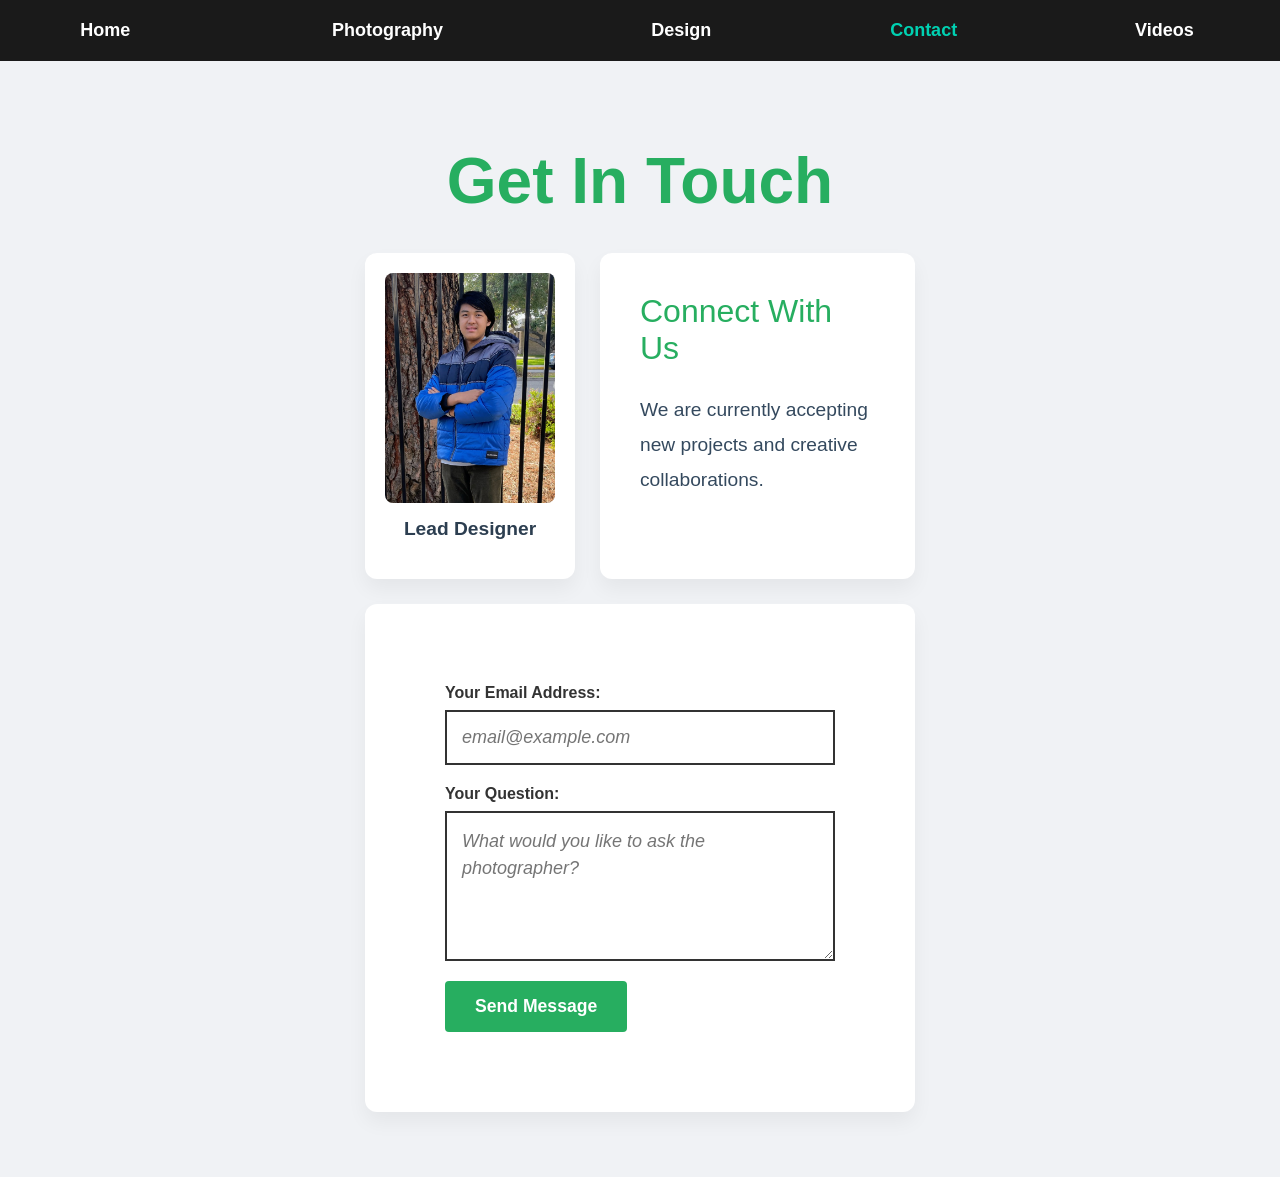
<file: contact.html>
<!DOCTYPE html>
<html lang="en">
<head>
    <link rel="stylesheet" href="style.css">
    <title>Contact</title>
    <link rel="prefetch" href="myself_portrait.jpeg">
    <style>
        .content-table td.no-scale:hover {
            transform: none !important;
        }

        .stable-form-container {
            padding: 40px;
            text-align: left;
        }

        .stable-field {
            width: 100% !important;
            box-sizing: border-box !important;
            display: block !important;
            padding: 15px !important;
            font-size: 18px !important;
            color: #000 !important;
            background: #fff !important;
            border: 2px solid #333 !important;
            font-family: inherit;
            margin-bottom: 20px;
        }

        textarea.stable-field {
            height: 150px !important;
            line-height: 1.5 !important;
            resize: vertical;
        }

        .stable-field::placeholder {
            color: #757575 !important;
            opacity: 1 !important;
            font-style: italic;
        }

        .stable-field:focus {
            outline: none !important;
            border-color: #27ae60 !important;
        }

        .send-btn {
            background: #27ae60; 
            color: white; 
            padding: 15px 30px; 
            border: none; 
            border-radius: 4px; 
            font-weight: bold; 
            cursor: pointer;
            font-size: 1.1rem;
            transition: background 0.2s;
        }

        .send-btn:hover {
            background: #219150;
        }
    </style>
</head>
<body>
    <table class="menu-table">
        <tr>
            <td><a href="index.html">Home</a></td>
            <td><a href="photo.html">Photography</a></td>
            <td><a href="design.html">Design</a></td>
            <td><a href="contact.html" style="color: #00d1b2;">Contact</a></td>
            <td><a href="video.html">Videos</a></td>
        </tr>
    </table>

    <div class="container">
        <h1 style="color: #27ae60; font-size: 4rem;">Get In Touch</h1>
        
        <table class="content-table" style="width: 50%; margin: 0 auto;">
            <tr>
                <td style="width: 40%; vertical-align: top;">
                    <div class="img-wrapper">
                        <img src="myself_portrait.jpeg" alt="Portrait" style="width: 100%;">
                    </div>
                    <p style="font-weight: bold; font-size: 1.2rem; color: #2c3e50; margin-top: 15px;">Lead Designer</p>
                </td>
                <td style="text-align: left; vertical-align: top; padding: 40px;">
                    <h2 style="color: #27ae60; font-size: 2rem; margin-top: 0;">Connect With Us</h2>
                    <p style="font-size: 1.2rem; line-height: 1.8; color: #34495e;">
                        We are currently accepting new projects and creative collaborations. 
                    </p>
                </td>
            </tr>
            <tr>
                <td colspan="2" class="no-scale" style="padding: 40px;">
                    <div class="stable-form-container">
                        <form action="#" onsubmit="alert('Thank you! Your inquiry has been sent.'); return false;">
                            
                            <label style="font-weight: bold; display: block; margin-bottom: 8px; color: #333;">Your Email Address:</label>
                            <input type="email" class="stable-field" placeholder="email@example.com" required>

                            <label style="font-weight: bold; display: block; margin-bottom: 8px; color: #333;">Your Question:</label>
                            <textarea class="stable-field" placeholder="What would you like to ask the photographer?" required></textarea>
                            
                            <button type="submit" class="send-btn">Send Message</button>
                        </form>
                    </div>
                </td>
            </tr>
        </table>
    </div>
</body>
</html>
</file>
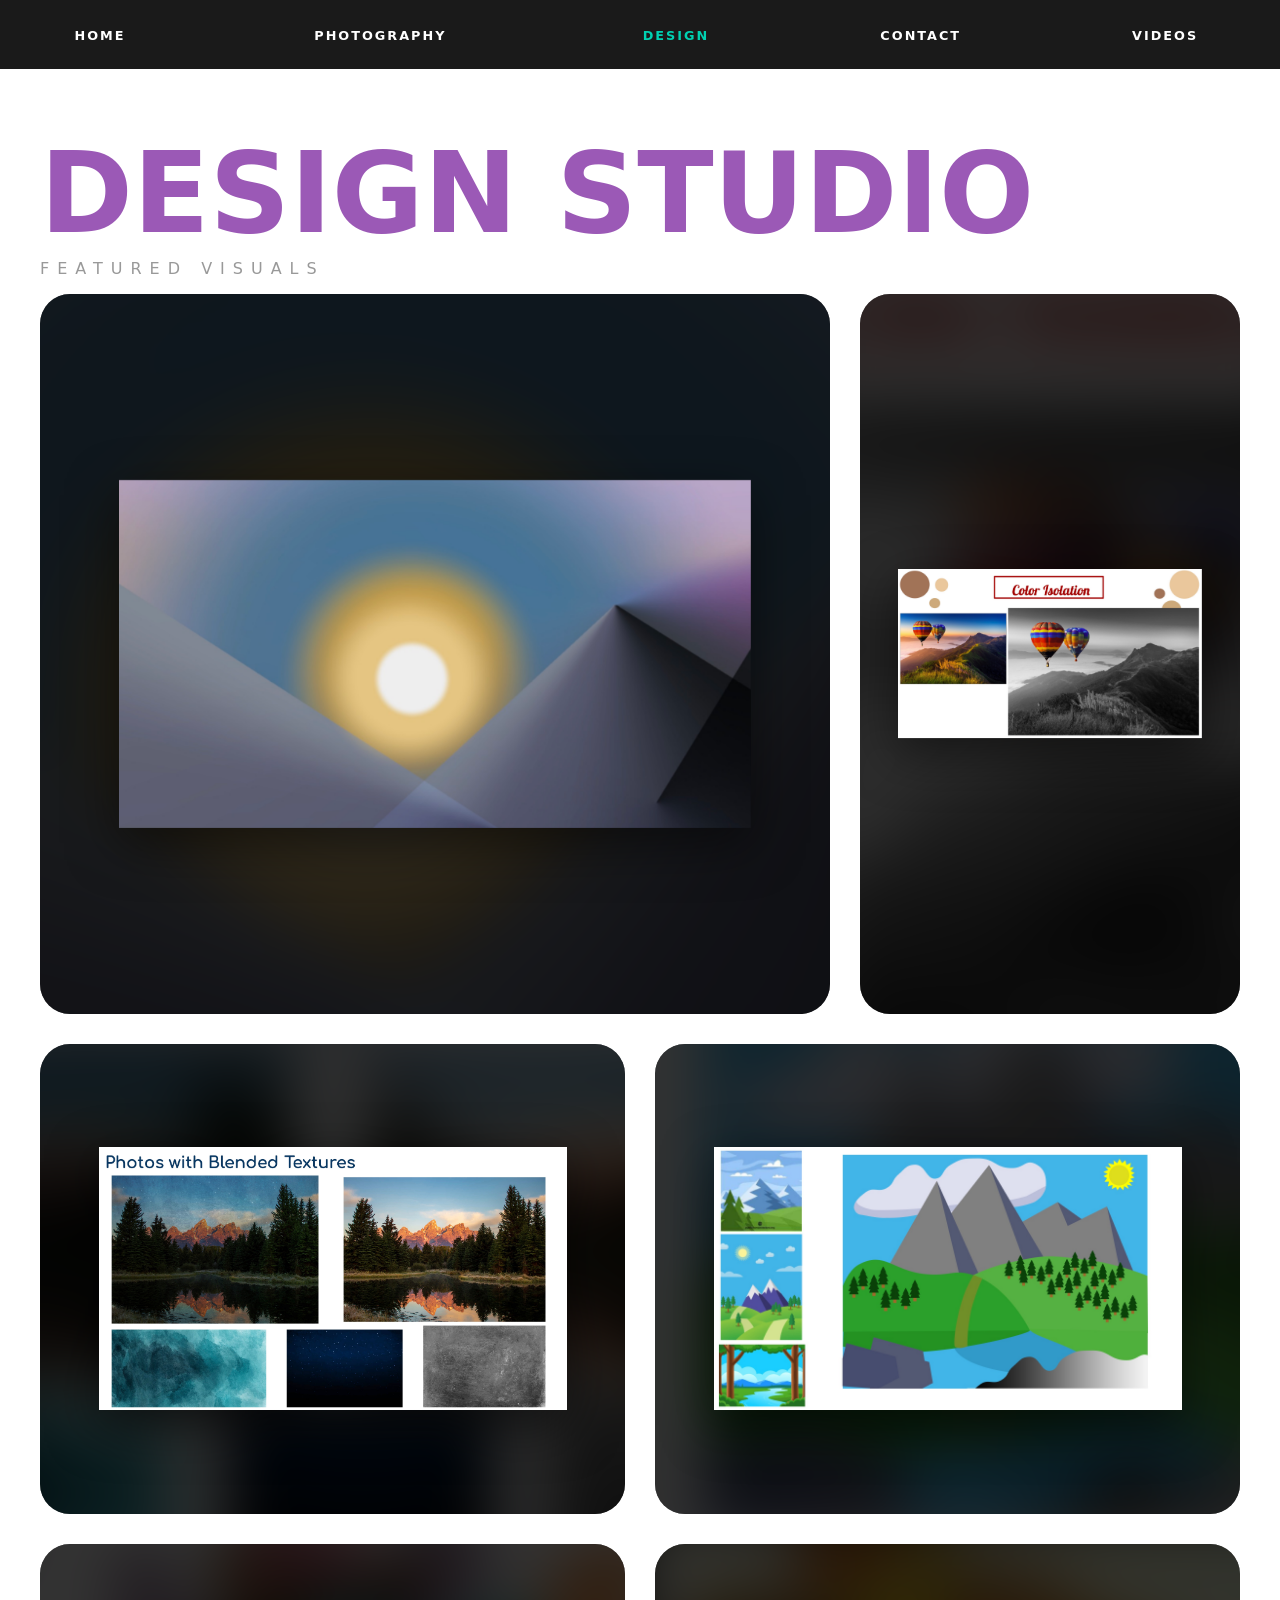
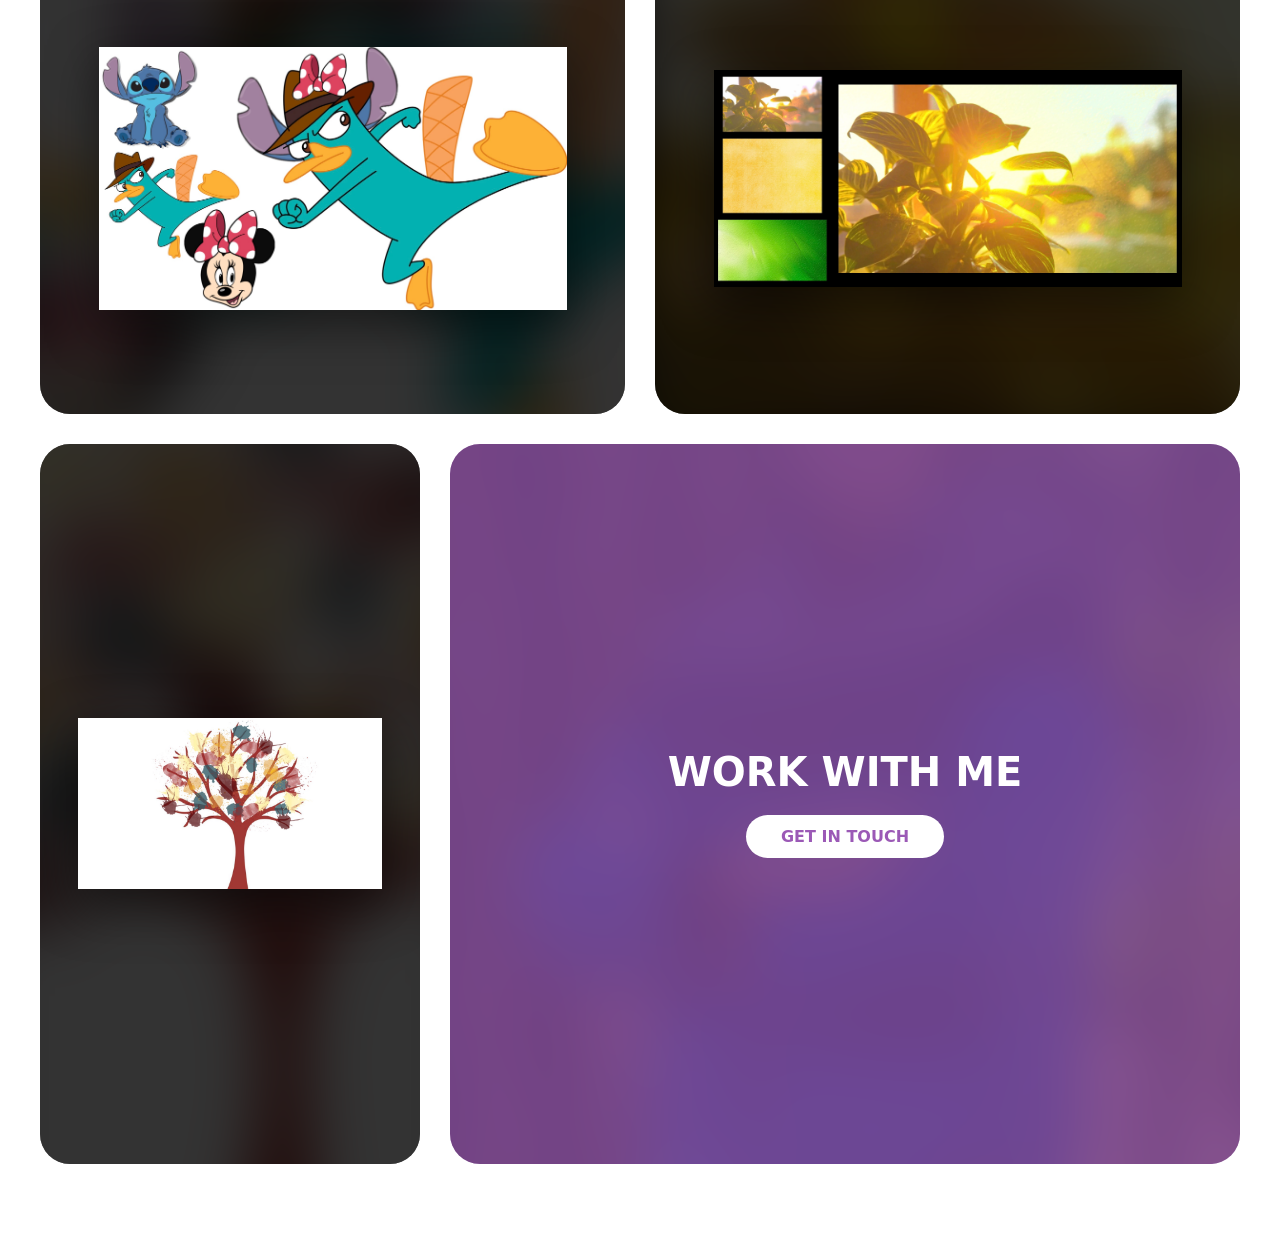
<file: design.html>
<!DOCTYPE html>
<html lang="en">
<head>
    <meta charset="UTF-8">
    <meta name="viewport" content="width=device-width, initial-scale=1.0">
    <title>Design Archive | Visual Journey</title>
    <style>
        :root {
            --accent: #9b59b6;
            --teal: #00d1b2;
            --bg: #ffffff;
            --ease: cubic-bezier(0.2, 1, 0.2, 1); /* Snappier easing */
        }

        body {
            background-color: var(--bg);
            font-family: 'Inter', system-ui, -apple-system, sans-serif;
            margin: 0;
            color: #1a1a1a;
            overflow-x: hidden;
        }

        /* RESTORED OG MENU BAR */
        .menu-table {
            width: 100%;
            background: #1a1a1a;
            position: sticky;
            top: 0;
            z-index: 1000;
            border-collapse: collapse;
        }
        .menu-table td { padding: 25px; text-align: center; }
        .menu-table a {
            text-decoration: none;
            color: #ffffff;
            font-weight: 700;
            text-transform: uppercase;
            letter-spacing: 2px;
            font-size: 0.8rem;
        }
        .menu-table a:hover { color: var(--teal); }

        .container {
            max-width: 1600px;
            margin: 0 auto;
            padding: 80px 40px;
        }

        header h1 {
            font-size: clamp(3rem, 10vw, 7rem);
            font-weight: 900;
            line-height: 0.8;
            margin: 0;
            color: var(--accent);
            text-transform: uppercase;
        }

        .bento-grid {
            display: grid;
            grid-template-columns: repeat(6, 1fr);
            grid-auto-rows: 220px;
            gap: 30px;
        }

        .card {
            position: relative;
            background: #000;
            border-radius: 30px;
            overflow: hidden;
            display: flex;
            justify-content: center;
            align-items: center;
            cursor: pointer;
            /* GPU Optimization */
            transform: translateZ(0); 
            transition: transform 0.4s var(--ease);
        }

        .card:hover { transform: translateY(-8px) scale(1.01); z-index: 10; }

        /* OPTIMIZED BLUR: Using opacity only for transitions */
        .blur-bg {
            position: absolute;
            top: -15%; left: -15%;
            width: 130%; height: 130%;
            object-fit: cover;
            filter: blur(30px) brightness(0.4);
            z-index: 1;
            opacity: 0.5;
            transition: opacity 0.3s linear;
            pointer-events: none;
            will-change: opacity;
        }
        .card:hover .blur-bg { opacity: 1; }

        .main-img {
            position: relative;
            z-index: 2;
            max-width: 80%;
            max-height: 75%;
            object-fit: contain;
            /* GPU Optimization */
            transform: translateZ(0);
            transition: transform 0.4s var(--ease);
            filter: drop-shadow(0 15px 25px rgba(0,0,0,0.5));
        }
        .card:hover .main-img { transform: scale(1.04); }

        .card-info {
            position: absolute;
            bottom: 30px;
            left: 30px;
            z-index: 10;
            opacity: 0;
            transform: translateY(10px);
            transition: all 0.3s var(--ease);
        }
        .card:hover .card-info { opacity: 1; transform: translateY(0); }

        .label-pill {
            background: rgba(0, 0, 0, 0.8);
            backdrop-filter: blur(10px);
            -webkit-backdrop-filter: blur(10px);
            padding: 10px 22px;
            border-radius: 100px;
            border: 1px solid rgba(255, 255, 255, 0.1);
            color: white;
        }
        .label-pill h3 { margin: 0; font-size: 0.9rem; text-transform: uppercase; letter-spacing: 1.5px; }

        /* Grid Spans */
        .huge { grid-column: span 4; grid-row: span 3; }
        .tall { grid-column: span 2; grid-row: span 3; }
        .wide { grid-column: span 3; grid-row: span 2; }
        .standard { grid-column: span 3; grid-row: span 2; }
        .footer-cta { grid-column: span 4; grid-row: span 3; background: var(--accent); }

        .cta-content { position: relative; z-index: 5; text-align: center; color: white; padding: 40px; }
        .cta-btn {
            margin-top: 20px;
            display: inline-block;
            padding: 12px 35px;
            background: white;
            color: var(--accent);
            text-decoration: none;
            border-radius: 50px;
            font-weight: 800;
            text-transform: uppercase;
        }

        @media (max-width: 1100px) {
            .bento-grid { grid-template-columns: repeat(2, 1fr); }
            .huge, .tall, .wide, .standard, .footer-cta { grid-column: span 2; }
        }
    </style>
</head>
<body>

<table class="menu-table">
    <tr>
        <td><a href="index.html">Home</a></td>
        <td><a href="photo.html">Photography</a></td>
        <td><a href="design.html" style="color: var(--teal);">Design</a></td>
        <td><a href="contact.html">Contact</a></td>
        <td><a href="video.html">Videos</a></td>
    </tr>
</table>

<div class="container">
    <header>
        <h1>DESIGN STUDIO</h1>
        <p style="letter-spacing: 8px; color: #999; text-transform: uppercase; margin-top: 20px;">Featured Visuals</p>
    </header>

    <div class="bento-grid">
        <div class="card huge">
            <img src="rising_star_design.jpeg" class="blur-bg">
            <img src="rising_star_design.jpeg" class="main-img">
            <div class="card-info"><div class="label-pill"><h3>Rising Star</h3></div></div>
        </div>
        <div class="card tall">
            <img src="lone_balloon_design.jpeg" class="blur-bg">
            <img src="lone_balloon_design.jpeg" class="main-img">
            <div class="card-info"><div class="label-pill"><h3>Lone Balloon</h3></div></div>
        </div>
        <div class="card wide">
            <img src="night_forest_design.jpeg" class="blur-bg">
            <img src="night_forest_design.jpeg" class="main-img">
            <div class="card-info"><div class="label-pill"><h3>Night Forest</h3></div></div>
        </div>
        <div class="card wide">
            <img src="pen_tool_landscape_design.jpeg" class="blur-bg">
            <img src="pen_tool_landscape_design.jpeg" class="main-img">
            <div class="card-info"><div class="label-pill"><h3>The Landscape</h3></div></div>
        </div>
        <div class="card standard">
            <img src="cherish_a_curious_creation_design.jpeg" class="blur-bg">
            <img src="cherish_a_curious_creation_design.jpeg" class="main-img">
            <div class="card-info"><div class="label-pill"><h3>Curious Creation</h3></div></div>
        </div>
        <div class="card standard">
            <img src="golden_flourish_design.jpeg" class="blur-bg">
            <img src="golden_flourish_design.jpeg" class="main-img">
            <div class="card-info"><div class="label-pill"><h3>Golden Flourish</h3></div></div>
        </div>
        <div class="card tall">
            <img src="paint_tree_design.jpeg" class="blur-bg">
            <img src="paint_tree_design.jpeg" class="main-img">
            <div class="card-info"><div class="label-pill"><h3>Paint Tree</h3></div></div>
        </div>
        <div class="card footer-cta">
            <img src="myself_portrait.jpeg" class="blur-bg" style="opacity: 0.3;">
            <div class="cta-content">
                <h2 style="font-size: 2.5rem; margin: 0; text-transform: uppercase;">Work with me</h2>
                <a href="contact.html" class="cta-btn">Get In Touch</a>
            </div>
        </div>
    </div>
</div>

</body>
</html>
</file>
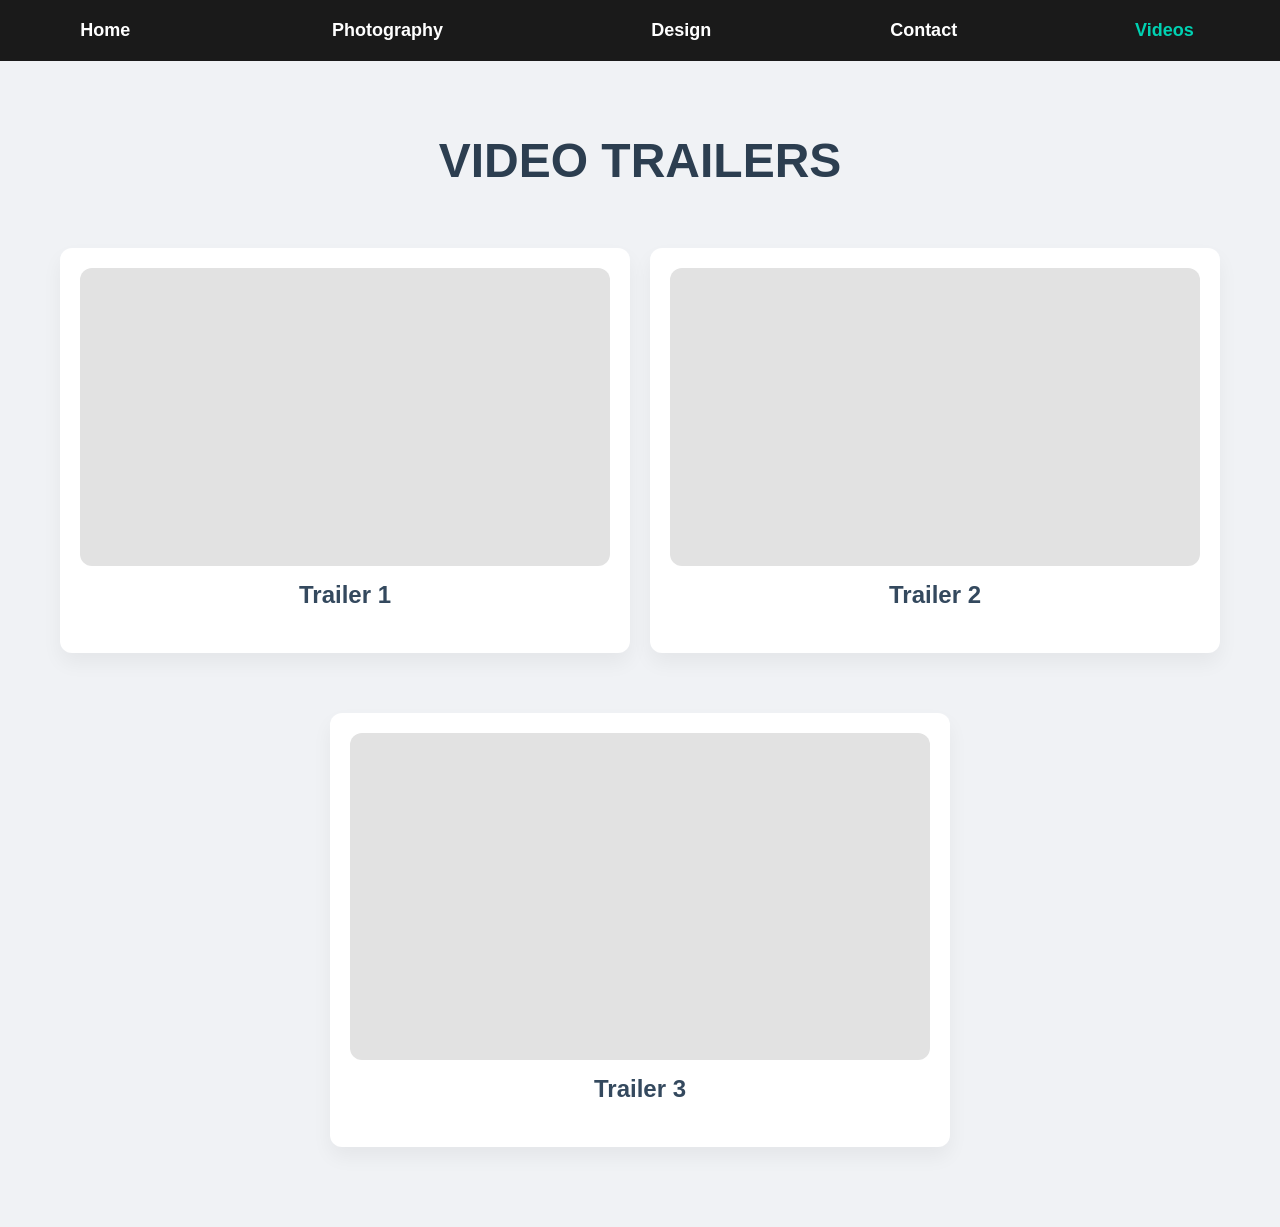
<file: video.html>
<!DOCTYPE html>
<html lang="en">
<head>
    <meta charset="UTF-8">
    <meta name="viewport" content="width=device-width, initial-scale=1.0">
    <link rel="stylesheet" href="style.css">
    <title>Video Trailers</title>
    <style>
        /* This ensures the video containers maintain a 16:9 widescreen ratio */
        .img-wrapper {
            position: relative;
            width: 100%;
            aspect-ratio: 16 / 9; /* Prevents the "squished" look */
            background-color: #e2e2e2;
            border-radius: 12px;
            overflow: hidden;
        }

        .img-wrapper iframe {
            position: absolute;
            top: 0;
            left: 0;
            width: 100%;
            height: 100%;
            border: none;
        }
    </style>
</head>
<body>
    <table class="menu-table">
        <tr>
            <td><a href="index.html">Home</a></td>
            <td><a href="photo.html">Photography</a></td>
            <td><a href="design.html">Design</a></td>
            <td><a href="contact.html">Contact</a></td>
            <td><a href="video.html" style="color: #00d1b2;">Videos</a></td>
        </tr>
    </table>

    <div class="container">
        <h1 style="color: #2c3e50; font-size: 3rem; margin-bottom: 40px; text-transform: uppercase;">Video Trailers</h1>
        
        <table class="content-table" style="width: 100%; border-spacing: 20px; table-layout: fixed;">
            <tr>
                <td style="width: 50%; vertical-align: top; padding: 20px;">
                    <div class="img-wrapper"> 
                        <iframe src="https://www.youtube-nocookie.com/embed/iaN3fZU9UU0" 
                                title="Trailer 1" allowfullscreen>
                        </iframe>
                    </div>
                    <p style="font-size: 1.5rem; font-weight: bold; color: #34495e; margin-top: 15px;">Trailer 1</p>
                </td>
                
                <td style="width: 50%; vertical-align: top; padding: 20px;">
                    <div class="img-wrapper">
                        <iframe src="https://www.youtube-nocookie.com/embed/BS6k4kDR0D4" 
                                title="Trailer 2" allowfullscreen>
                        </iframe>
                    </div>
                    <p style="font-size: 1.5rem; font-weight: bold; color: #34495e; margin-top: 15px;">Trailer 2</p>
                </td>
            </tr>
        </table>

        <table class="content-table" style="width: 100%; border-spacing: 20px; table-layout: fixed;">
            <tr>
                <td style="width: 50%; margin: 0 auto; display: block; vertical-align: top; padding: 20px;">
                    <div class="img-wrapper">
                        <iframe src="https://www.youtube-nocookie.com/embed/3J_Hhz1k7Ac" 
                                title="Trailer 3" allowfullscreen>
                        </iframe>
                    </div>
                    <p style="font-size: 1.5rem; font-weight: bold; color: #34495e; margin-top: 15px;">Trailer 3</p>
                </td>
            </tr>
        </table>
    </div>
</body>
</html>
</file>
<file: style.css>
/* General Design */
body {
    font-family: 'Helvetica Neue', Arial, sans-serif;
    margin: 0;
    background-color: #f0f2f5;
    color: #2c3e50;
    overflow-x: hidden;
}

/* 1. FIXED ANIMATION: Removed the 30px drop and shortened duration */
@keyframes fadeInQuick {
    from { 
        opacity: 0; 
        transform: translateY(10px); 
    }
    to { 
        opacity: 1; 
        transform: translateY(0); 
    }
}

.container {
    animation: fadeInQuick 0.4s ease-out; 
    padding: 40px;
    text-align: center;
}

/* Menu Table Styling */
.menu-table {
    width: 100%;
    background-color: #1a1a1a;
    border-collapse: collapse;
}

.menu-table td {
    padding: 20px;
    text-align: center;
}

.menu-table a {
    color: #ffffff;
    text-decoration: none;
    font-weight: bold;
    font-size: 18px;
    transition: color 0.2s ease-out;
}

.menu-table a:hover {
    color: #00d1b2;
}

/* Content Table Styling */
.content-table {
    width: 80%;
    margin: 20px auto;
    border-collapse: separate;
    border-spacing: 25px;
}

.content-table td {
    background: #fff;
    padding: 20px;
    border-radius: 12px;
    box-shadow: 0 10px 20px rgba(0,0,0,0.05);
    transition: transform 0.2s ease-out; 
    transform-origin: center center;
}

.content-table td:hover {
    transform: scale(1.03);
}

img, video {
    width: 100%;
    border-radius: 8px;
    display: block; 
}

/* Typography */
h1 { font-size: 3.5rem; color: #34495e; margin-bottom: 10px; }
h2 { font-size: 1.5rem; color: #7f8c8d; font-weight: 300; }

/* 2. SLIDESHOW FIX: Ensure full visibility of portraits */
.hero-slideshow {
    position: relative;
    width: 100%;
    height: 60vh;
    overflow: hidden;
    border-radius: 20px;
    background: #e0e0e0;
    margin-bottom: 50px;
}

.slide-container {
    display: flex;
    width: 300%;
    height: 100%;
    animation: slide-animation 15s infinite;
}

.slide {
    width: 100%;
    height: 100%;
    display: flex;
    justify-content: center;
    align-items: center;
}

.slide img {
    width: 100%;
    height: 100%;
    /* FIX: 'contain' ensures the whole photo is visible without cropping */
    object-fit: contain; 
    background-color: #f0f2f5;
}

@keyframes slide-animation {
    0%, 30% { transform: translateX(0); }
    33%, 63% { transform: translateX(-33.33%); }
    66%, 96% { transform: translateX(-66.66%); }
    100% { transform: translateX(0); }
}

/* 3. MASONRY GALLERY FIX: Respects varying aspect ratios */
.fancy-gallery {
    columns: 3 300px;
    column-gap: 20px;
    width: 80%;
    margin: 40px auto;
}

.gallery-item {
    break-inside: avoid;
    margin-bottom: 20px;
    background: white;
    padding: 15px;
    border-radius: 12px;
    box-shadow: 0 10px 20px rgba(0,0,0,0.05);
    transition: transform 0.3s ease;
}

.gallery-item:hover {
    transform: scale(1.02);
}

.gallery-item img {
    height: auto; /* Allows vertical photos to show their full length */
}
</file>
